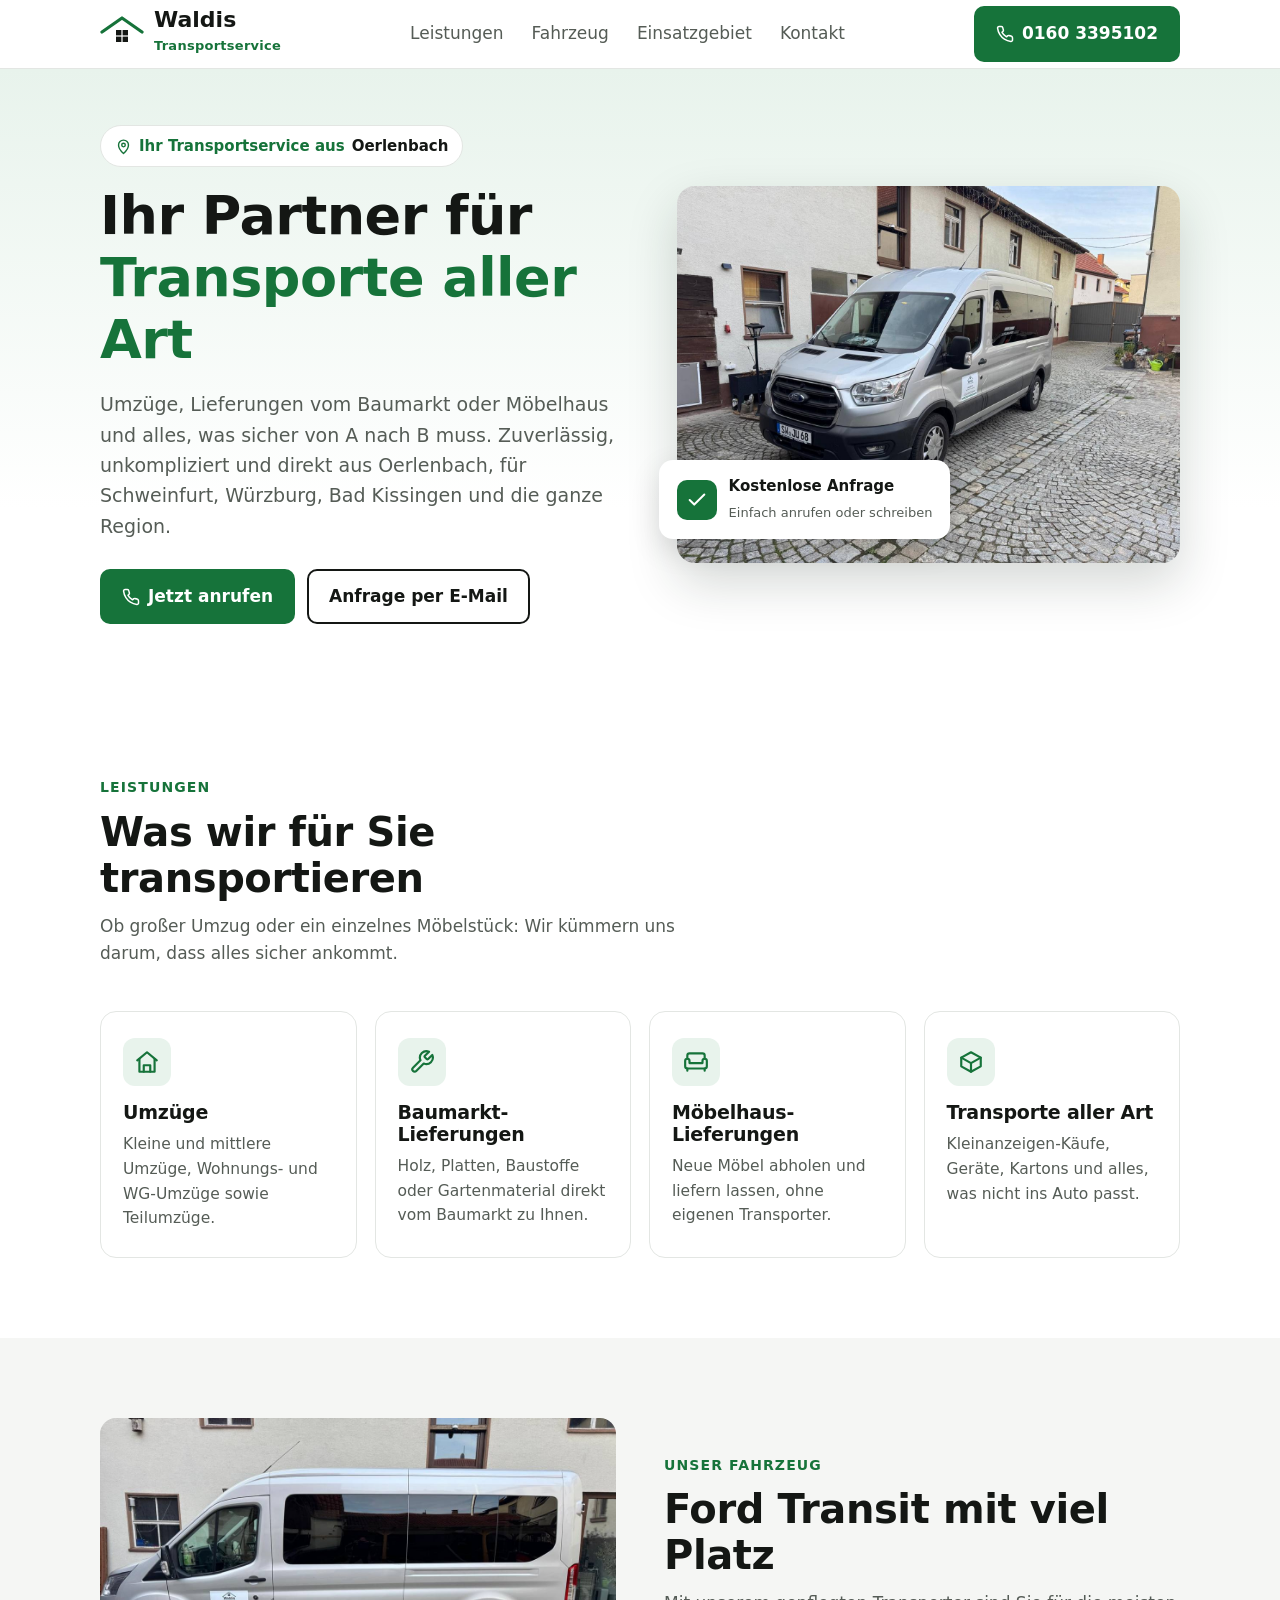
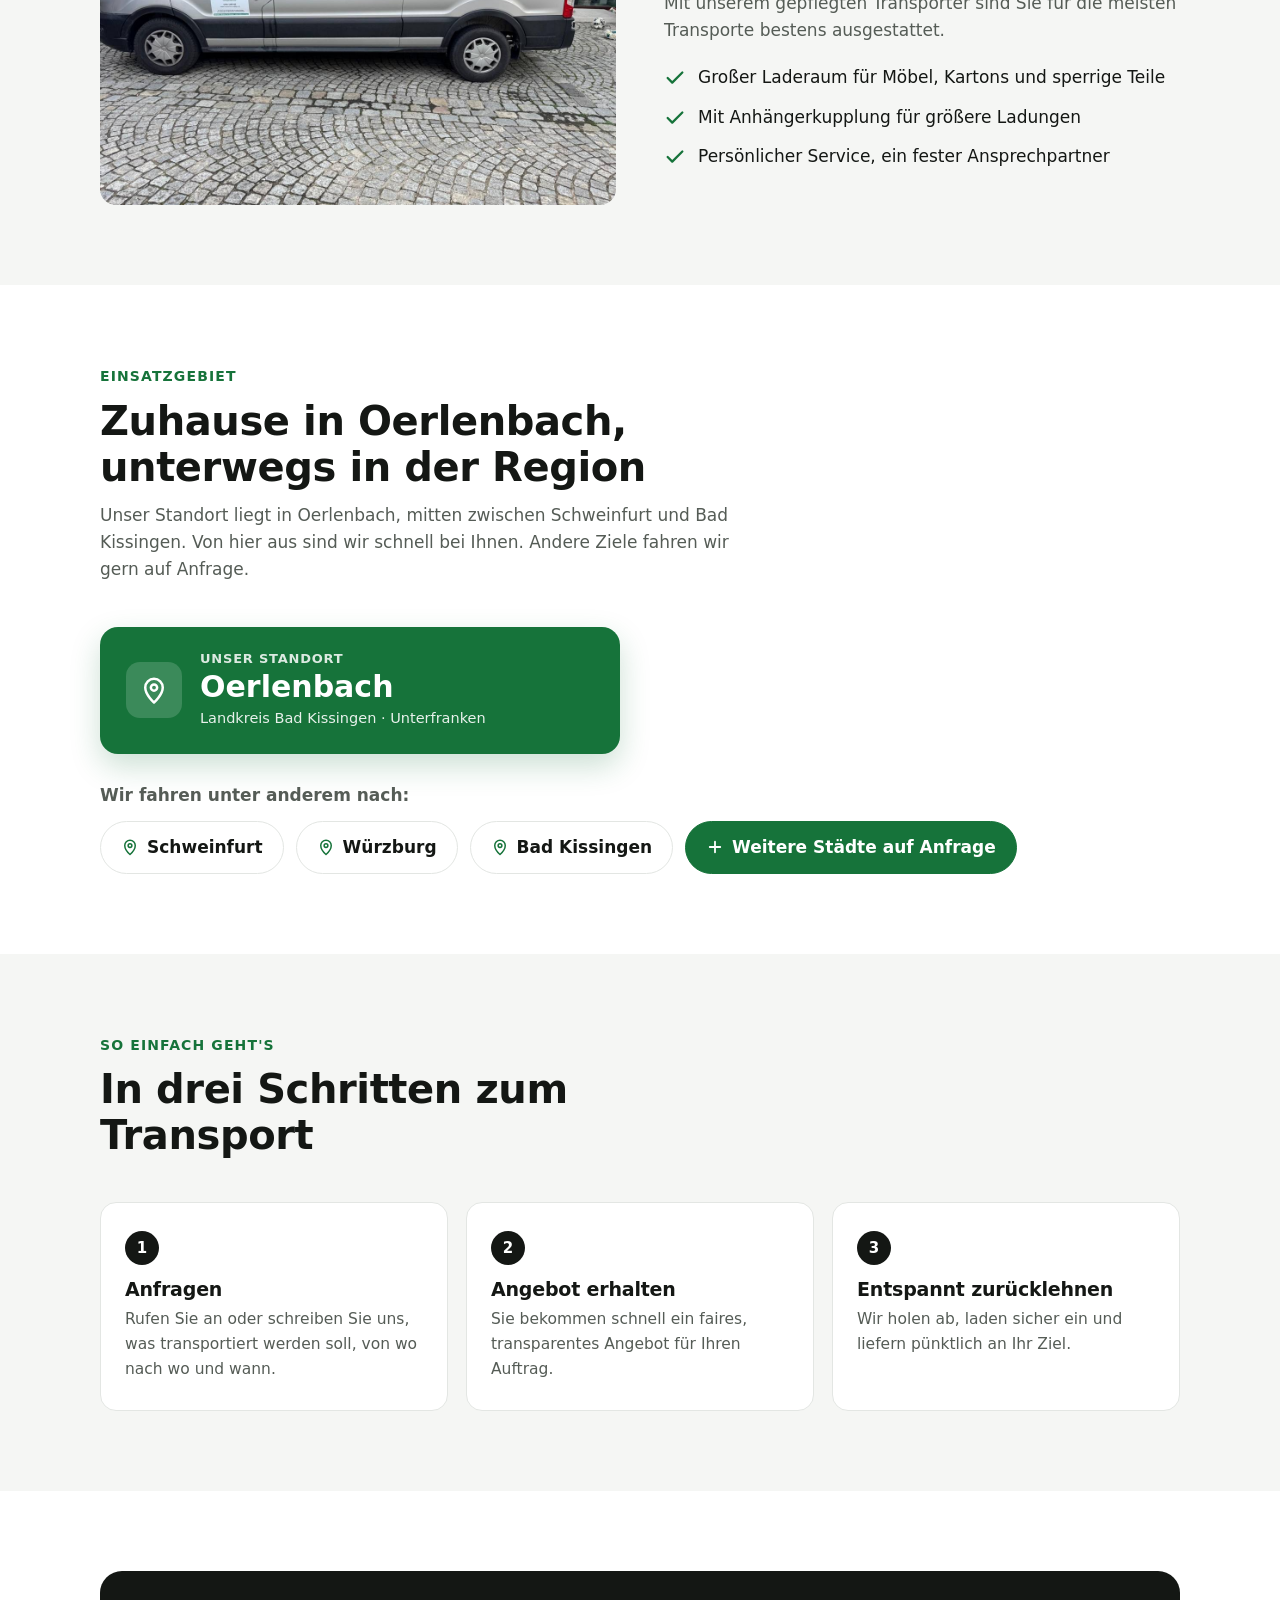
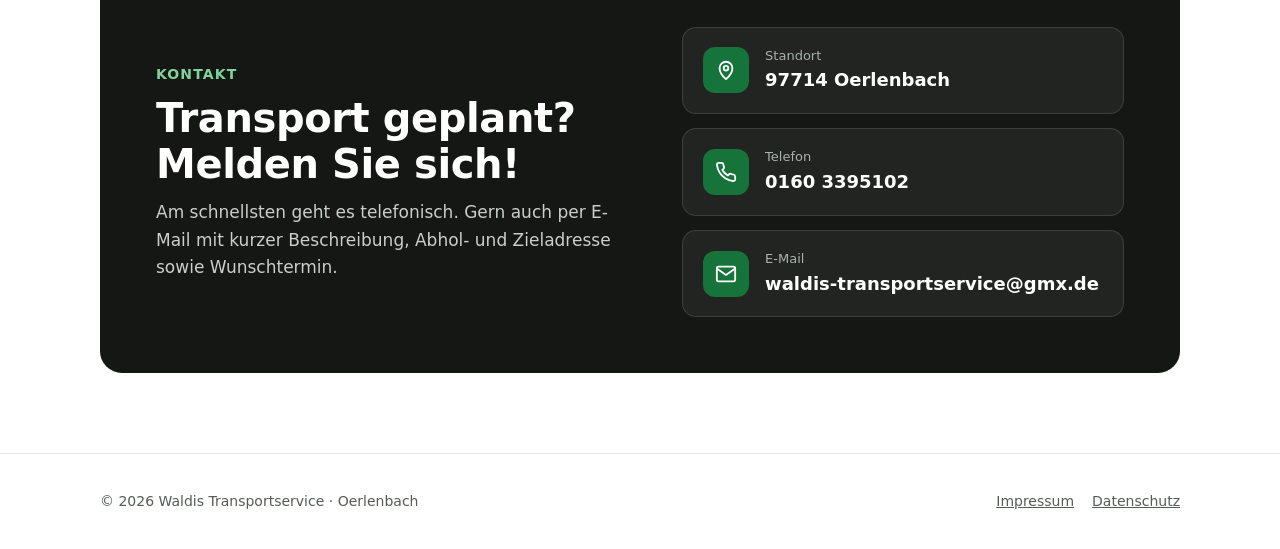
<file: index.html>
<!doctype html>
<html lang="de">
<head>
<meta charset="utf-8">
<meta name="viewport" content="width=device-width, initial-scale=1">
<title>Waldis Transportservice Oerlenbach – Umzüge & Transporte in Schweinfurt, Würzburg, Bad Kissingen</title>
<meta name="description" content="Waldis Transportservice: Ihr Partner für Transporte aller Art, Umzüge sowie Lieferungen von Baumärkten und Möbelhäusern. Aus Oerlenbach für Schweinfurt, Würzburg, Bad Kissingen und Umgebung.">
<link rel="stylesheet" href="css/style.css">
<link rel="icon" href="favicon.svg" type="image/svg+xml">
</head>
<body>

<header>
  <div class="wrap nav">
    <a class="brand" href="#top" aria-label="Waldis Transportservice Startseite">
      <svg viewBox="0 0 44 36" aria-hidden="true">
        <polyline points="2,16 22,2 42,16" fill="none" stroke="#16733a" stroke-width="3.2" stroke-linejoin="round" stroke-linecap="round"/>
        <rect x="16" y="14" width="5.4" height="5.4" fill="#141714"/><rect x="22.6" y="14" width="5.4" height="5.4" fill="#141714"/>
        <rect x="16" y="20.6" width="5.4" height="5.4" fill="#141714"/><rect x="22.6" y="20.6" width="5.4" height="5.4" fill="#141714"/>
      </svg>
      <span><b>Waldis</b><small>Transportservice</small></span>
    </a>
    <ul>
      <li><a href="#leistungen">Leistungen</a></li>
      <li><a href="#fahrzeug">Fahrzeug</a></li>
      <li><a href="#gebiet">Einsatzgebiet</a></li>
      <li><a href="#kontakt">Kontakt</a></li>
    </ul>
    <a class="btn btn-primary" href="tel:+491603395102">
      <svg viewBox="0 0 24 24" fill="none" stroke="currentColor" stroke-width="2" stroke-linecap="round" stroke-linejoin="round"><path d="M22 16.9v3a2 2 0 0 1-2.2 2 19.8 19.8 0 0 1-8.6-3.1 19.5 19.5 0 0 1-6-6A19.8 19.8 0 0 1 2.1 4.2 2 2 0 0 1 4.1 2h3a2 2 0 0 1 2 1.7c.1.9.4 1.8.7 2.7a2 2 0 0 1-.5 2.1L8 9.8a16 16 0 0 0 6 6l1.3-1.3a2 2 0 0 1 2.1-.4c.9.3 1.8.6 2.7.7a2 2 0 0 1 1.7 2z"/></svg>
      0160 3395102
    </a>
  </div>
</header>

<main id="top">
  <section class="hero">
    <div class="wrap hero-grid">
      <div>
        <span class="tag tag-home"><svg viewBox="0 0 24 24" fill="none" stroke="currentColor" stroke-width="2" stroke-linecap="round" stroke-linejoin="round"><path d="M12 22s7-6.2 7-12a7 7 0 0 0-14 0c0 5.8 7 12 7 12z"/><circle cx="12" cy="10" r="2.5"/></svg>Ihr Transportservice aus <strong>Oerlenbach</strong></span>
        <h1>Ihr Partner für <span>Transporte aller Art</span></h1>
        <p class="lead">Umzüge, Lieferungen vom Baumarkt oder Möbelhaus und alles, was sicher von A nach B muss. Zuverlässig, unkompliziert und direkt aus Oerlenbach, für Schweinfurt, Würzburg, Bad Kissingen und die ganze Region.</p>
        <div class="hero-actions">
          <a class="btn btn-primary" href="tel:+491603395102">
            <svg viewBox="0 0 24 24" fill="none" stroke="currentColor" stroke-width="2" stroke-linecap="round" stroke-linejoin="round"><path d="M22 16.9v3a2 2 0 0 1-2.2 2 19.8 19.8 0 0 1-8.6-3.1 19.5 19.5 0 0 1-6-6A19.8 19.8 0 0 1 2.1 4.2 2 2 0 0 1 4.1 2h3a2 2 0 0 1 2 1.7c.1.9.4 1.8.7 2.7a2 2 0 0 1-.5 2.1L8 9.8a16 16 0 0 0 6 6l1.3-1.3a2 2 0 0 1 2.1-.4c.9.3 1.8.6 2.7.7a2 2 0 0 1 1.7 2z"/></svg>
            Jetzt anrufen
          </a>
          <a class="btn btn-ghost" href="mailto:waldis-transportservice@gmx.de?subject=Transportanfrage">Anfrage per E-Mail</a>
        </div>
      </div>
      <div class="hero-img">
        <img src="img/transporter-hof.jpg" alt="Silberner Ford Transit von Waldis Transportservice im Hof">
        <div class="badge">
          <div class="dot"><svg viewBox="0 0 24 24" fill="none" stroke="currentColor" stroke-width="2.2" stroke-linecap="round" stroke-linejoin="round"><polyline points="20 6 9 17 4 12"/></svg></div>
          <div><b>Kostenlose Anfrage</b><span>Einfach anrufen oder schreiben</span></div>
        </div>
      </div>
    </div>
  </section>

  <section id="leistungen">
    <div class="wrap">
      <div class="head">
        <div class="eyebrow">Leistungen</div>
        <h2>Was wir für Sie transportieren</h2>
        <p>Ob großer Umzug oder ein einzelnes Möbelstück: Wir kümmern uns darum, dass alles sicher ankommt.</p>
      </div>
      <div class="cards">
        <div class="card">
          <div class="icon"><svg viewBox="0 0 24 24" fill="none" stroke="currentColor" stroke-width="2" stroke-linecap="round" stroke-linejoin="round"><path d="M3 10.5 12 3l9 7.5"/><path d="M5 9.5V21h14V9.5"/><path d="M9 21v-6h6v6"/></svg></div>
          <h3>Umzüge</h3>
          <p>Kleine und mittlere Umzüge, Wohnungs- und WG-Umzüge sowie Teilumzüge.</p>
        </div>
        <div class="card">
          <div class="icon"><svg viewBox="0 0 24 24" fill="none" stroke="currentColor" stroke-width="2" stroke-linecap="round" stroke-linejoin="round"><path d="M14.7 6.3a1 1 0 0 0 0 1.4l1.6 1.6a1 1 0 0 0 1.4 0l3.8-3.8a6 6 0 0 1-7.9 7.9l-6.9 6.9a2.1 2.1 0 0 1-3-3l6.9-6.9a6 6 0 0 1 7.9-7.9l-3.8 3.8z"/></svg></div>
          <h3>Baumarkt-Lieferungen</h3>
          <p>Holz, Platten, Baustoffe oder Gartenmaterial direkt vom Baumarkt zu Ihnen.</p>
        </div>
        <div class="card">
          <div class="icon"><svg viewBox="0 0 24 24" fill="none" stroke="currentColor" stroke-width="2" stroke-linecap="round" stroke-linejoin="round"><path d="M20 9V6a2 2 0 0 0-2-2H6a2 2 0 0 0-2 2v3"/><path d="M2 11v5a2 2 0 0 0 2 2h16a2 2 0 0 0 2-2v-5a2 2 0 0 0-4 0v2H6v-2a2 2 0 0 0-4 0z"/><path d="M4 18v2M20 18v2"/></svg></div>
          <h3>Möbelhaus-Lieferungen</h3>
          <p>Neue Möbel abholen und liefern lassen, ohne eigenen Transporter.</p>
        </div>
        <div class="card">
          <div class="icon"><svg viewBox="0 0 24 24" fill="none" stroke="currentColor" stroke-width="2" stroke-linecap="round" stroke-linejoin="round"><path d="M21 8 12 3 3 8v8l9 5 9-5z"/><path d="m3 8 9 5 9-5M12 13v8"/></svg></div>
          <h3>Transporte aller Art</h3>
          <p>Kleinanzeigen-Käufe, Geräte, Kartons und alles, was nicht ins Auto passt.</p>
        </div>
      </div>
    </div>
  </section>

  <section id="fahrzeug" class="alt">
    <div class="wrap split">
      <img src="img/transporter-seite.jpg" alt="Seitenansicht des Ford Transit von Waldis Transportservice" loading="lazy">
      <div>
        <div class="eyebrow">Unser Fahrzeug</div>
        <h2 style="font-size:clamp(28px,3.6vw,40px);font-weight:800;margin-bottom:12px">Ford Transit mit viel Platz</h2>
        <p style="color:var(--muted)">Mit unserem gepflegten Transporter sind Sie für die meisten Transporte bestens ausgestattet.</p>
        <ul class="checks">
          <li><svg viewBox="0 0 24 24" fill="none" stroke="currentColor" stroke-width="2.5" stroke-linecap="round" stroke-linejoin="round"><polyline points="20 6 9 17 4 12"/></svg><span>Großer Laderaum für Möbel, Kartons und sperrige Teile</span></li>
          <li><svg viewBox="0 0 24 24" fill="none" stroke="currentColor" stroke-width="2.5" stroke-linecap="round" stroke-linejoin="round"><polyline points="20 6 9 17 4 12"/></svg><span>Mit Anhängerkupplung für größere Ladungen</span></li>
          <li><svg viewBox="0 0 24 24" fill="none" stroke="currentColor" stroke-width="2.5" stroke-linecap="round" stroke-linejoin="round"><polyline points="20 6 9 17 4 12"/></svg><span>Persönlicher Service, ein fester Ansprechpartner</span></li>
        </ul>
      </div>
    </div>
  </section>

  <section id="gebiet">
    <div class="wrap">
      <div class="head">
        <div class="eyebrow">Einsatzgebiet</div>
        <h2>Zuhause in Oerlenbach, unterwegs in der Region</h2>
        <p>Unser Standort liegt in Oerlenbach, mitten zwischen Schweinfurt und Bad Kissingen. Von hier aus sind wir schnell bei Ihnen. Andere Ziele fahren wir gern auf Anfrage.</p>
      </div>
      <div class="home">
        <div class="home-pin"><svg viewBox="0 0 24 24" fill="none" stroke="currentColor" stroke-width="2" stroke-linecap="round" stroke-linejoin="round"><path d="M12 22s7-6.2 7-12a7 7 0 0 0-14 0c0 5.8 7 12 7 12z"/><circle cx="12" cy="10" r="2.5"/></svg></div>
        <div>
          <small>Unser Standort</small>
          <b>Oerlenbach</b>
          <span>Landkreis Bad Kissingen · Unterfranken</span>
        </div>
      </div>
      <div class="cities-label">Wir fahren unter anderem nach:</div>
      <div class="cities">
        <span class="city"><svg viewBox="0 0 24 24" fill="none" stroke="currentColor" stroke-width="2" stroke-linecap="round" stroke-linejoin="round"><path d="M12 22s7-6.2 7-12a7 7 0 0 0-14 0c0 5.8 7 12 7 12z"/><circle cx="12" cy="10" r="2.5"/></svg>Schweinfurt</span>
        <span class="city"><svg viewBox="0 0 24 24" fill="none" stroke="currentColor" stroke-width="2" stroke-linecap="round" stroke-linejoin="round"><path d="M12 22s7-6.2 7-12a7 7 0 0 0-14 0c0 5.8 7 12 7 12z"/><circle cx="12" cy="10" r="2.5"/></svg>Würzburg</span>
        <span class="city"><svg viewBox="0 0 24 24" fill="none" stroke="currentColor" stroke-width="2" stroke-linecap="round" stroke-linejoin="round"><path d="M12 22s7-6.2 7-12a7 7 0 0 0-14 0c0 5.8 7 12 7 12z"/><circle cx="12" cy="10" r="2.5"/></svg>Bad Kissingen</span>
        <span class="city more"><svg viewBox="0 0 24 24" fill="none" stroke="currentColor" stroke-width="2.4" stroke-linecap="round"><path d="M12 5v14M5 12h14"/></svg>Weitere Städte auf Anfrage</span>
      </div>
    </div>
  </section>

  <section class="alt">
    <div class="wrap">
      <div class="head">
        <div class="eyebrow">So einfach geht's</div>
        <h2>In drei Schritten zum Transport</h2>
      </div>
      <div class="steps">
        <div class="step"><h3>Anfragen</h3><p>Rufen Sie an oder schreiben Sie uns, was transportiert werden soll, von wo nach wo und wann.</p></div>
        <div class="step"><h3>Angebot erhalten</h3><p>Sie bekommen schnell ein faires, transparentes Angebot für Ihren Auftrag.</p></div>
        <div class="step"><h3>Entspannt zurücklehnen</h3><p>Wir holen ab, laden sicher ein und liefern pünktlich an Ihr Ziel.</p></div>
      </div>
    </div>
  </section>

  <section id="kontakt">
    <div class="wrap">
      <div class="contact">
        <div>
          <div class="eyebrow" style="color:#7fd39d">Kontakt</div>
          <h2>Transport geplant? Melden Sie sich!</h2>
          <p>Am schnellsten geht es telefonisch. Gern auch per E-Mail mit kurzer Beschreibung, Abhol- und Zieladresse sowie Wunschtermin.</p>
        </div>
        <div class="contact-list">
          <div class="contact-item">
            <span class="dot"><svg viewBox="0 0 24 24" fill="none" stroke="currentColor" stroke-width="2" stroke-linecap="round" stroke-linejoin="round"><path d="M12 22s7-6.2 7-12a7 7 0 0 0-14 0c0 5.8 7 12 7 12z"/><circle cx="12" cy="10" r="2.5"/></svg></span>
            <span><small>Standort</small><b>97714 Oerlenbach</b></span>
          </div>
          <a class="contact-item" href="tel:+491603395102">
            <span class="dot"><svg viewBox="0 0 24 24" fill="none" stroke="currentColor" stroke-width="2" stroke-linecap="round" stroke-linejoin="round"><path d="M22 16.9v3a2 2 0 0 1-2.2 2 19.8 19.8 0 0 1-8.6-3.1 19.5 19.5 0 0 1-6-6A19.8 19.8 0 0 1 2.1 4.2 2 2 0 0 1 4.1 2h3a2 2 0 0 1 2 1.7c.1.9.4 1.8.7 2.7a2 2 0 0 1-.5 2.1L8 9.8a16 16 0 0 0 6 6l1.3-1.3a2 2 0 0 1 2.1-.4c.9.3 1.8.6 2.7.7a2 2 0 0 1 1.7 2z"/></svg></span>
            <span><small>Telefon</small><b>0160 3395102</b></span>
          </a>
          <a class="contact-item" href="mailto:waldis-transportservice@gmx.de?subject=Transportanfrage">
            <span class="dot"><svg viewBox="0 0 24 24" fill="none" stroke="currentColor" stroke-width="2" stroke-linecap="round" stroke-linejoin="round"><rect x="2" y="4" width="20" height="16" rx="2"/><path d="m22 6-10 7L2 6"/></svg></span>
            <span><small>E-Mail</small><b>waldis-transportservice@gmx.de</b></span>
          </a>
        </div>
      </div>
    </div>
  </section>
</main>

<footer>
  <div class="wrap foot">
    <span>© 2026 Waldis Transportservice · Oerlenbach</span>
    <span><a href="impressum.html">Impressum</a><a href="datenschutz.html">Datenschutz</a></span>
  </div>
</footer>

<div class="callbar">
  <a class="btn btn-primary" href="tel:+491603395102">Anrufen</a>
  <a class="btn btn-ghost" href="mailto:waldis-transportservice@gmx.de?subject=Transportanfrage">E-Mail</a>
</div>

</body>
</html>
</file>
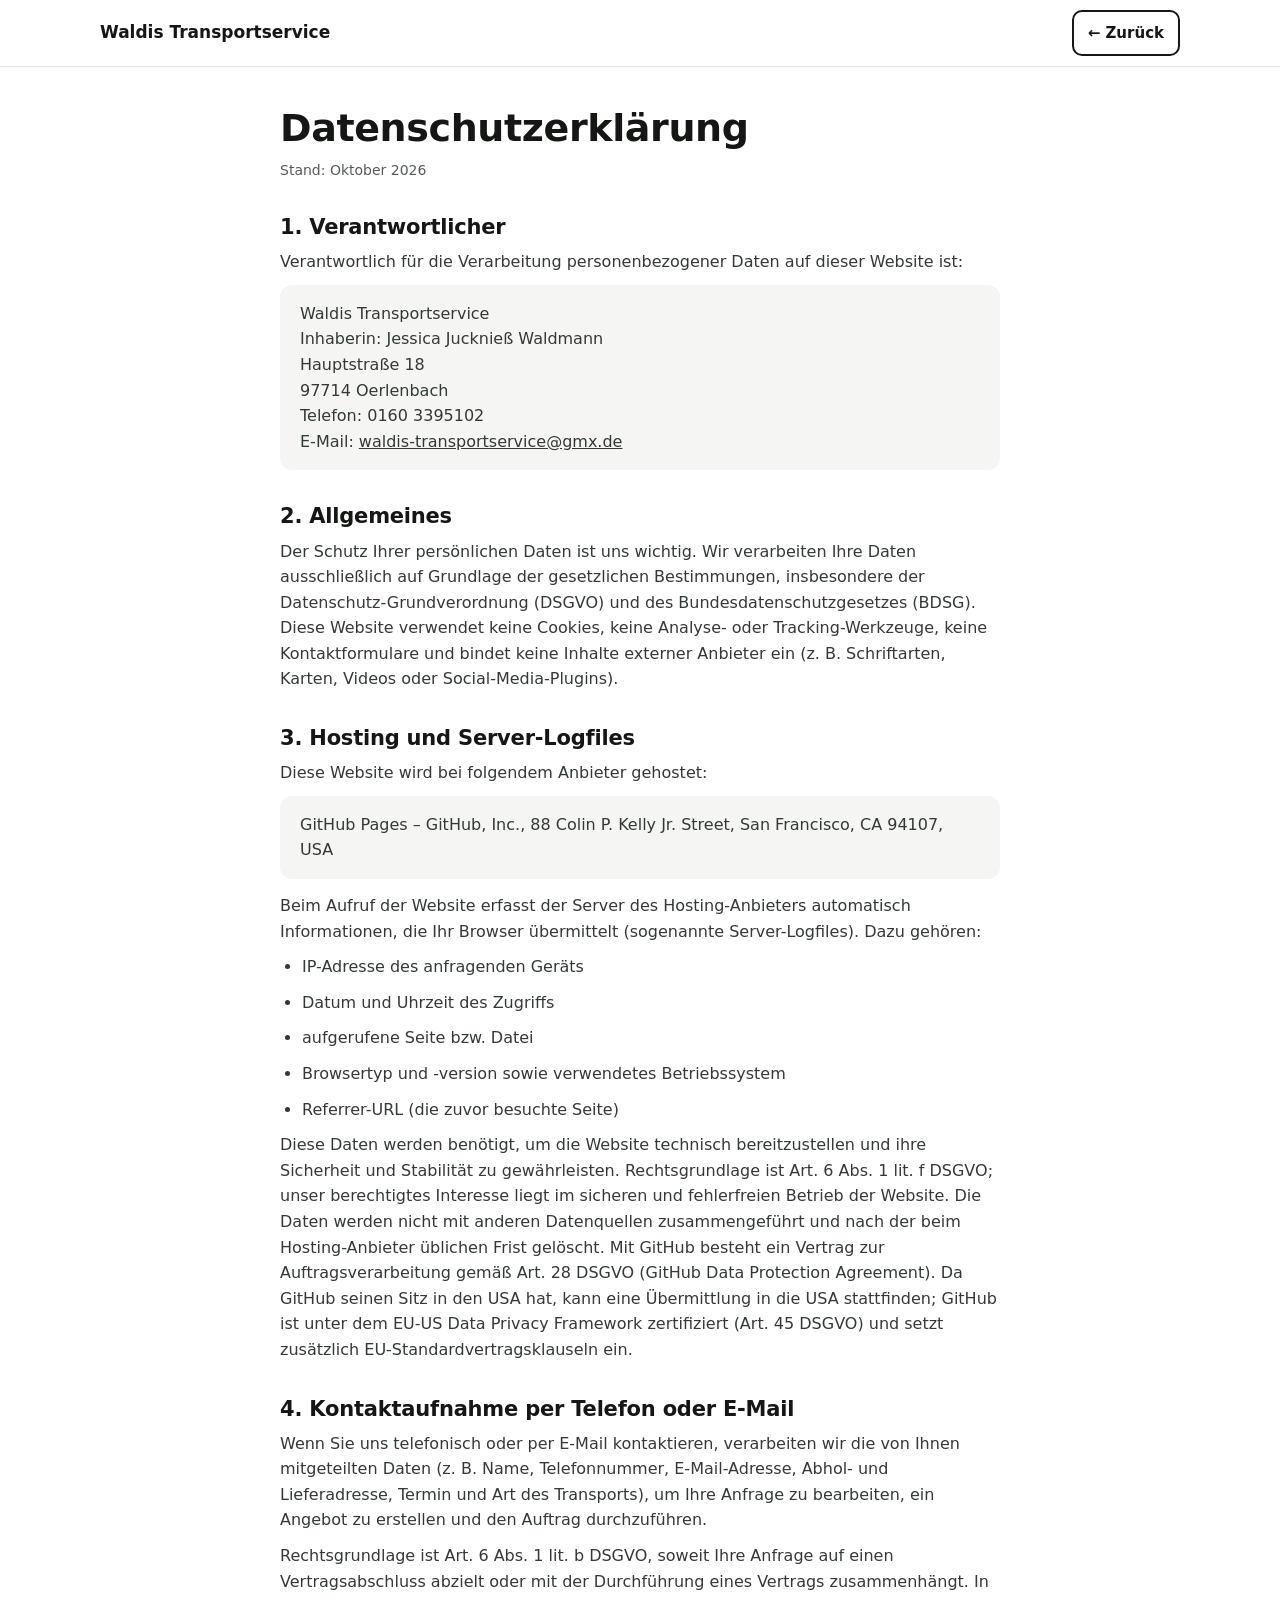
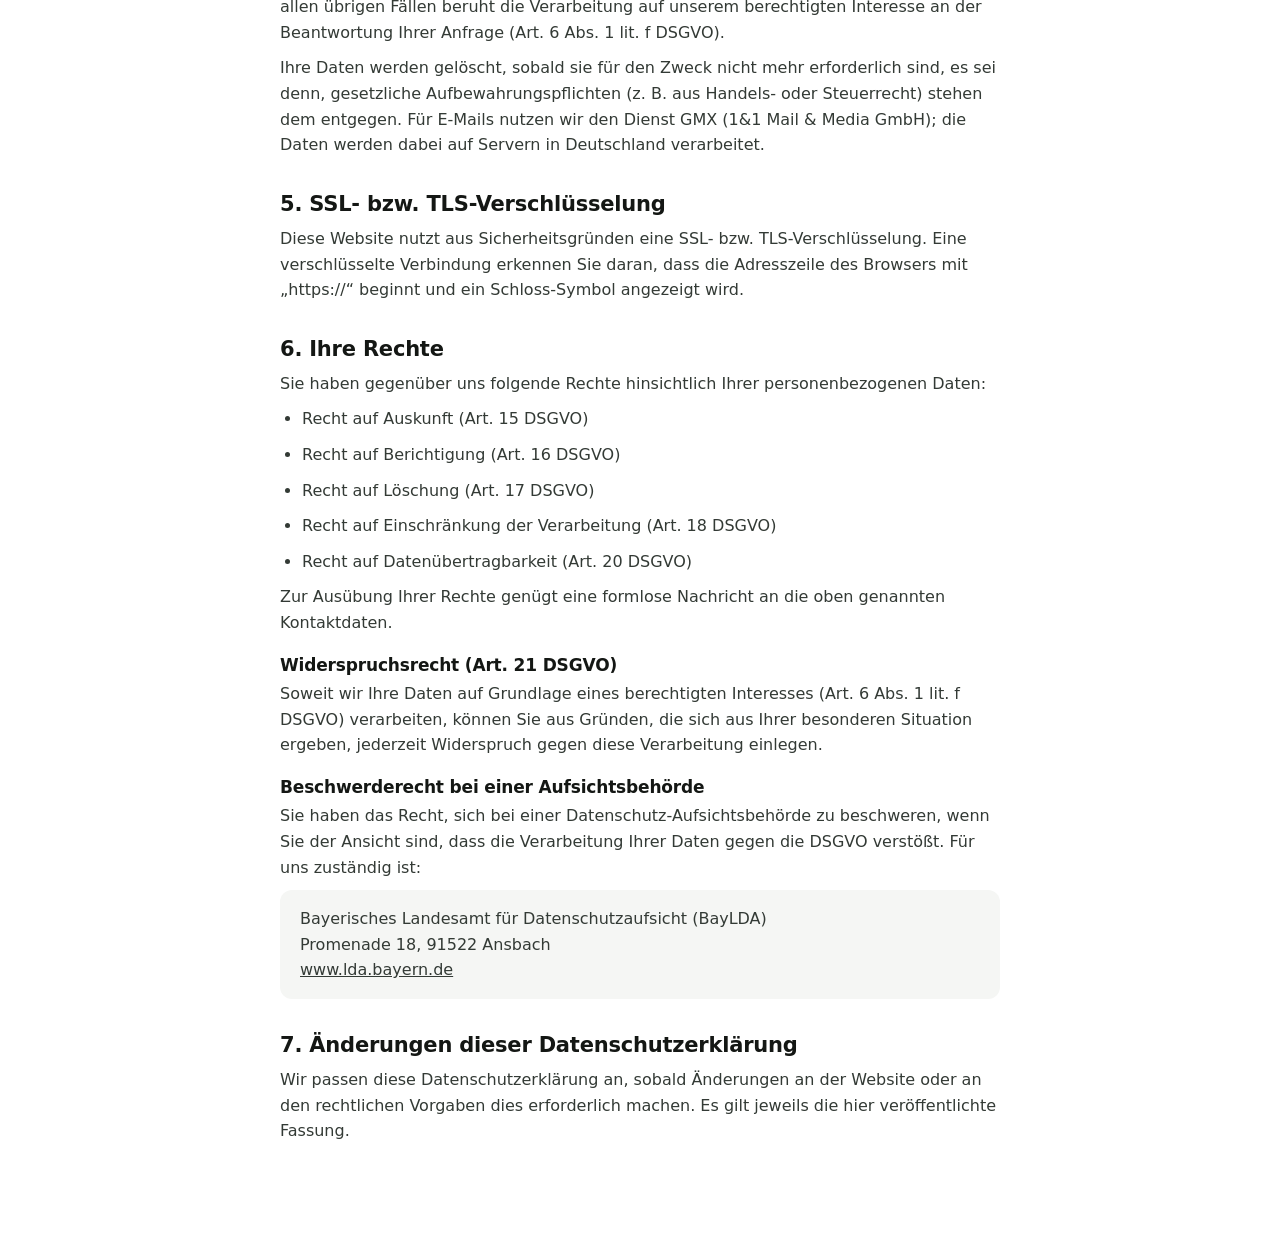
<file: datenschutz.html>
<!doctype html>
<html lang="de">
<head>
<meta charset="utf-8">
<meta name="viewport" content="width=device-width, initial-scale=1">
<title>Datenschutz – Waldis Transportservice</title>
<meta name="description" content="Datenschutzerklärung von Waldis Transportservice, Oerlenbach.">
<link rel="stylesheet" href="css/style.css">
<link rel="icon" href="favicon.svg" type="image/svg+xml">
</head>
<body>
<main id="top">
<section id="datenschutz" class="legal" aria-label="Datenschutzerklärung">
  <div class="legal-bar">
    <div class="wrap">
      <b>Waldis Transportservice</b>
      <a class="btn btn-ghost" href="index.html">← Zurück</a>
    </div>
  </div>
  <div class="wrap legal-body">
    <h1>Datenschutzerklärung</h1>
    <p class="stand">Stand: Oktober 2026</p>

    <h2>1. Verantwortlicher</h2>
    <p>Verantwortlich für die Verarbeitung personenbezogener Daten auf dieser Website ist:</p>
    <div class="box">
      <p>Waldis Transportservice<br>
      Inhaberin: Jessica Jucknieß Waldmann<br>
      Hauptstraße 18<br>
      97714 Oerlenbach<br>
      Telefon: 0160 3395102<br>
      E-Mail: <a href="mailto:waldis-transportservice@gmx.de">waldis-transportservice@gmx.de</a></p>
    </div>

    <h2>2. Allgemeines</h2>
    <p>Der Schutz Ihrer persönlichen Daten ist uns wichtig. Wir verarbeiten Ihre Daten ausschließlich auf Grundlage der gesetzlichen Bestimmungen, insbesondere der Datenschutz-Grundverordnung (DSGVO) und des Bundesdatenschutzgesetzes (BDSG). Diese Website verwendet keine Cookies, keine Analyse- oder Tracking-Werkzeuge, keine Kontaktformulare und bindet keine Inhalte externer Anbieter ein (z.&nbsp;B. Schriftarten, Karten, Videos oder Social-Media-Plugins).</p>

    <h2>3. Hosting und Server-Logfiles</h2>
    <p>Diese Website wird bei folgendem Anbieter gehostet:</p>
    <div class="box"><p>GitHub Pages – GitHub, Inc., 88 Colin P. Kelly Jr. Street, San Francisco, CA 94107, USA</p></div>
    <p>Beim Aufruf der Website erfasst der Server des Hosting-Anbieters automatisch Informationen, die Ihr Browser übermittelt (sogenannte Server-Logfiles). Dazu gehören:</p>
    <ul>
      <li>IP-Adresse des anfragenden Geräts</li>
      <li>Datum und Uhrzeit des Zugriffs</li>
      <li>aufgerufene Seite bzw. Datei</li>
      <li>Browsertyp und -version sowie verwendetes Betriebssystem</li>
      <li>Referrer-URL (die zuvor besuchte Seite)</li>
    </ul>
    <p>Diese Daten werden benötigt, um die Website technisch bereitzustellen und ihre Sicherheit und Stabilität zu gewährleisten. Rechtsgrundlage ist Art.&nbsp;6 Abs.&nbsp;1 lit.&nbsp;f DSGVO; unser berechtigtes Interesse liegt im sicheren und fehlerfreien Betrieb der Website. Die Daten werden nicht mit anderen Datenquellen zusammengeführt und nach der beim Hosting-Anbieter üblichen Frist gelöscht. Mit GitHub besteht ein Vertrag zur Auftragsverarbeitung gemäß Art.&nbsp;28 DSGVO (GitHub Data Protection Agreement). Da GitHub seinen Sitz in den USA hat, kann eine Übermittlung in die USA stattfinden; GitHub ist unter dem EU-US Data Privacy Framework zertifiziert (Art.&nbsp;45 DSGVO) und setzt zusätzlich EU-Standardvertragsklauseln ein.</p>

    <h2>4. Kontaktaufnahme per Telefon oder E-Mail</h2>
    <p>Wenn Sie uns telefonisch oder per E-Mail kontaktieren, verarbeiten wir die von Ihnen mitgeteilten Daten (z.&nbsp;B. Name, Telefonnummer, E-Mail-Adresse, Abhol- und Lieferadresse, Termin und Art des Transports), um Ihre Anfrage zu bearbeiten, ein Angebot zu erstellen und den Auftrag durchzuführen.</p>
    <p>Rechtsgrundlage ist Art.&nbsp;6 Abs.&nbsp;1 lit.&nbsp;b DSGVO, soweit Ihre Anfrage auf einen Vertragsabschluss abzielt oder mit der Durchführung eines Vertrags zusammenhängt. In allen übrigen Fällen beruht die Verarbeitung auf unserem berechtigten Interesse an der Beantwortung Ihrer Anfrage (Art.&nbsp;6 Abs.&nbsp;1 lit.&nbsp;f DSGVO).</p>
    <p>Ihre Daten werden gelöscht, sobald sie für den Zweck nicht mehr erforderlich sind, es sei denn, gesetzliche Aufbewahrungspflichten (z.&nbsp;B. aus Handels- oder Steuerrecht) stehen dem entgegen. Für E-Mails nutzen wir den Dienst GMX (1&amp;1 Mail &amp; Media GmbH); die Daten werden dabei auf Servern in Deutschland verarbeitet.</p>

    <h2>5. SSL- bzw. TLS-Verschlüsselung</h2>
    <p>Diese Website nutzt aus Sicherheitsgründen eine SSL- bzw. TLS-Verschlüsselung. Eine verschlüsselte Verbindung erkennen Sie daran, dass die Adresszeile des Browsers mit „https://“ beginnt und ein Schloss-Symbol angezeigt wird.</p>

    <h2>6. Ihre Rechte</h2>
    <p>Sie haben gegenüber uns folgende Rechte hinsichtlich Ihrer personenbezogenen Daten:</p>
    <ul>
      <li>Recht auf Auskunft (Art.&nbsp;15 DSGVO)</li>
      <li>Recht auf Berichtigung (Art.&nbsp;16 DSGVO)</li>
      <li>Recht auf Löschung (Art.&nbsp;17 DSGVO)</li>
      <li>Recht auf Einschränkung der Verarbeitung (Art.&nbsp;18 DSGVO)</li>
      <li>Recht auf Datenübertragbarkeit (Art.&nbsp;20 DSGVO)</li>
    </ul>
    <p>Zur Ausübung Ihrer Rechte genügt eine formlose Nachricht an die oben genannten Kontaktdaten.</p>

    <h3>Widerspruchsrecht (Art.&nbsp;21 DSGVO)</h3>
    <p>Soweit wir Ihre Daten auf Grundlage eines berechtigten Interesses (Art.&nbsp;6 Abs.&nbsp;1 lit.&nbsp;f DSGVO) verarbeiten, können Sie aus Gründen, die sich aus Ihrer besonderen Situation ergeben, jederzeit Widerspruch gegen diese Verarbeitung einlegen.</p>

    <h3>Beschwerderecht bei einer Aufsichtsbehörde</h3>
    <p>Sie haben das Recht, sich bei einer Datenschutz-Aufsichtsbehörde zu beschweren, wenn Sie der Ansicht sind, dass die Verarbeitung Ihrer Daten gegen die DSGVO verstößt. Für uns zuständig ist:</p>
    <div class="box">
      <p>Bayerisches Landesamt für Datenschutzaufsicht (BayLDA)<br>
      Promenade 18, 91522 Ansbach<br>
      <a href="https://www.lda.bayern.de" rel="noopener">www.lda.bayern.de</a></p>
    </div>

    <h2>7. Änderungen dieser Datenschutzerklärung</h2>
    <p>Wir passen diese Datenschutzerklärung an, sobald Änderungen an der Website oder an den rechtlichen Vorgaben dies erforderlich machen. Es gilt jeweils die hier veröffentlichte Fassung.</p>
  </div>
</section>

</main>
</body>
</html>
</file>
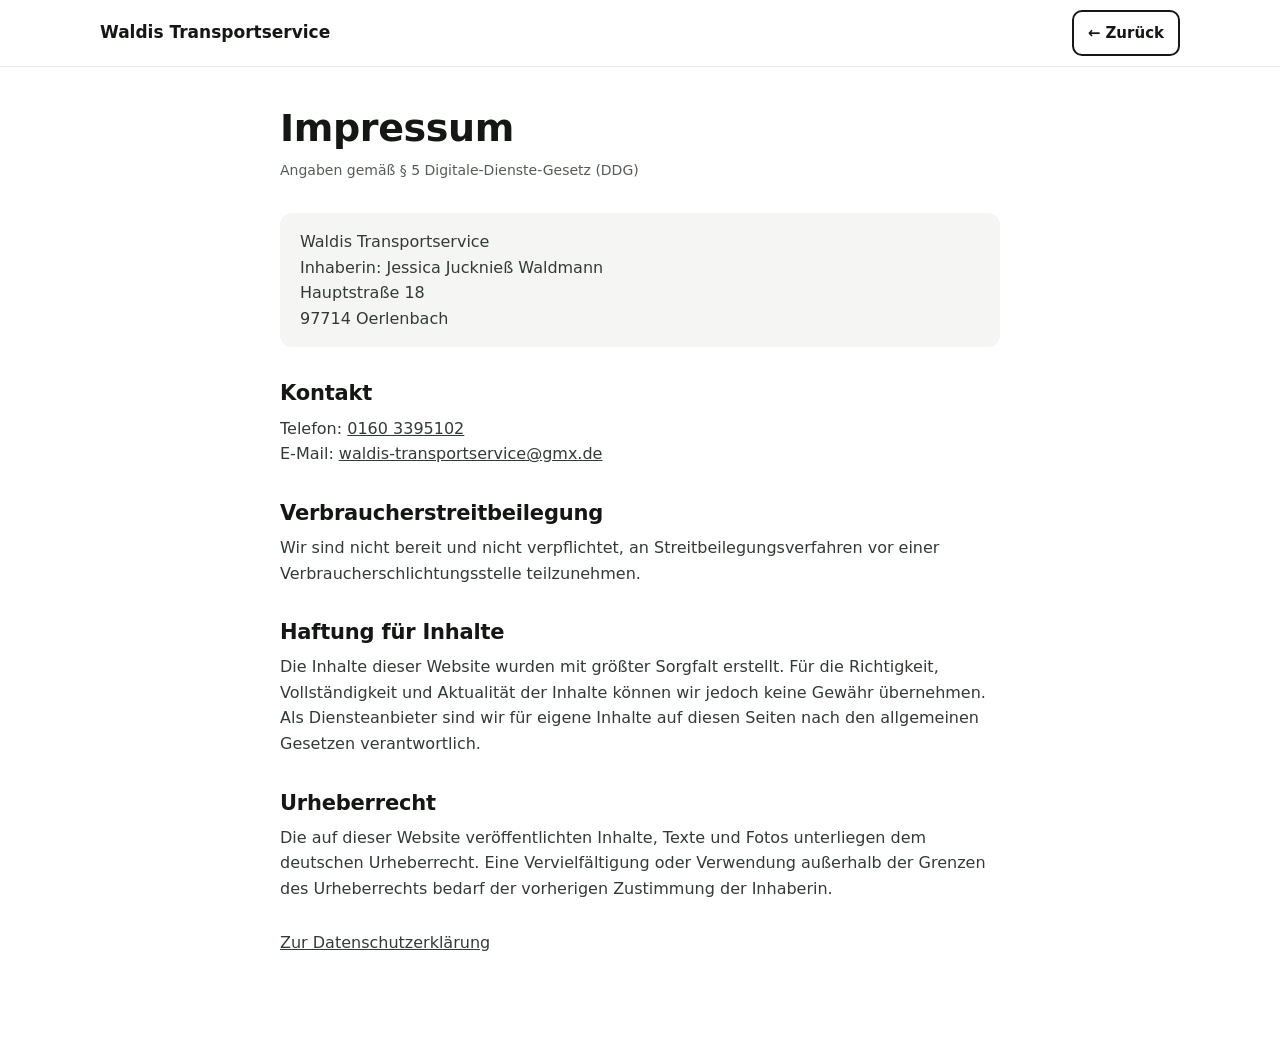
<file: impressum.html>
<!doctype html>
<html lang="de">
<head>
<meta charset="utf-8">
<meta name="viewport" content="width=device-width, initial-scale=1">
<title>Impressum – Waldis Transportservice</title>
<meta name="description" content="Impressum von Waldis Transportservice, Oerlenbach.">
<link rel="stylesheet" href="css/style.css">
<link rel="icon" href="favicon.svg" type="image/svg+xml">
</head>
<body>
<main id="top">
<section id="impressum" class="legal" aria-label="Impressum">
  <div class="legal-bar">
    <div class="wrap">
      <b>Waldis Transportservice</b>
      <a class="btn btn-ghost" href="index.html">← Zurück</a>
    </div>
  </div>
  <div class="wrap legal-body">
    <h1>Impressum</h1>
    <p class="stand">Angaben gemäß § 5 Digitale-Dienste-Gesetz (DDG)</p>

    <div class="box">
      <p>Waldis Transportservice<br>
      Inhaberin: Jessica Jucknieß Waldmann<br>
      Hauptstraße 18<br>
      97714 Oerlenbach</p>
    </div>

    <h2>Kontakt</h2>
    <p>Telefon: <a href="tel:+491603395102">0160 3395102</a><br>
    E-Mail: <a href="mailto:waldis-transportservice@gmx.de">waldis-transportservice@gmx.de</a></p>

    <h2>Verbraucherstreitbeilegung</h2>
    <p>Wir sind nicht bereit und nicht verpflichtet, an Streitbeilegungsverfahren vor einer Verbraucherschlichtungsstelle teilzunehmen.</p>

    <h2>Haftung für Inhalte</h2>
    <p>Die Inhalte dieser Website wurden mit größter Sorgfalt erstellt. Für die Richtigkeit, Vollständigkeit und Aktualität der Inhalte können wir jedoch keine Gewähr übernehmen. Als Diensteanbieter sind wir für eigene Inhalte auf diesen Seiten nach den allgemeinen Gesetzen verantwortlich.</p>

    <h2>Urheberrecht</h2>
    <p>Die auf dieser Website veröffentlichten Inhalte, Texte und Fotos unterliegen dem deutschen Urheberrecht. Eine Vervielfältigung oder Verwendung außerhalb der Grenzen des Urheberrechts bedarf der vorherigen Zustimmung der Inhaberin.</p>

    <p style="margin-top:28px"><a href="datenschutz.html">Zur Datenschutzerklärung</a></p>
  </div>
</section>

</main>
</body>
</html>
</file>
<file: css/style.css>
:root{
  --green:#16733a; --green-dark:#0f5229; --green-soft:#e8f3ec;
  --ink:#141714; --muted:#555c56; --line:#e3e6e3; --bg:#ffffff; --bg-alt:#f5f6f4;
}
*{box-sizing:border-box;margin:0;padding:0}
html{scroll-behavior:smooth}
body{font-family:system-ui,-apple-system,"Segoe UI",Roboto,"Helvetica Neue",Arial,sans-serif;color:var(--ink);background:var(--bg);line-height:1.6;font-size:17px}
h1,h2,h3{font-family:inherit;line-height:1.15;letter-spacing:-.01em}
a{color:inherit}
.wrap{max-width:1120px;margin:0 auto;padding:0 20px}

/* Header */
header{position:sticky;top:0;z-index:50;background:rgba(255,255,255,.95);backdrop-filter:blur(8px);border-bottom:1px solid var(--line)}
.nav{display:flex;align-items:center;justify-content:space-between;height:68px;gap:16px}
.brand{display:flex;align-items:center;gap:10px;text-decoration:none}
.brand svg{width:44px;height:36px;flex:none}
.brand b{font-weight:800;font-size:22px;display:block;line-height:1}
.brand small{color:var(--green);font-weight:600;font-size:13px;letter-spacing:.02em}
.nav ul{display:flex;gap:28px;list-style:none}
.nav ul a{text-decoration:none;font-weight:500;color:var(--muted)}
.nav ul a:hover{color:var(--green)}
.btn{display:inline-flex;align-items:center;gap:8px;padding:12px 20px;border-radius:10px;font-weight:600;text-decoration:none;transition:.15s;border:2px solid transparent;white-space:nowrap}
.btn-primary{background:var(--green);color:#fff}
.btn-primary:hover{background:var(--green-dark)}
.btn-ghost{border-color:var(--ink);color:var(--ink)}
.btn-ghost:hover{background:var(--ink);color:#fff}
.btn svg{width:18px;height:18px}

/* Hero */
.hero{padding:56px 0 72px;background:linear-gradient(180deg,var(--green-soft),#fff 70%)}
.hero-grid{display:grid;grid-template-columns:1.05fr 1fr;gap:48px;align-items:center}
.tag{display:inline-block;background:#fff;border:1px solid var(--line);color:var(--green);font-weight:600;font-size:14px;padding:6px 12px;border-radius:999px;margin-bottom:18px}
.hero h1{font-size:clamp(34px,5vw,54px);font-weight:800;margin-bottom:18px}
.hero h1 span{color:var(--green)}
.hero p.lead{font-size:19px;color:var(--muted);margin-bottom:28px;max-width:520px}
.hero-actions{display:flex;gap:12px;flex-wrap:wrap}
.hero-img{position:relative}
.hero-img img{width:100%;border-radius:18px;box-shadow:0 20px 50px rgba(20,40,25,.18);display:block;aspect-ratio:4/3;object-fit:cover}
.badge{position:absolute;left:-18px;bottom:24px;background:#fff;border-radius:14px;padding:14px 18px;box-shadow:0 10px 30px rgba(0,0,0,.12);display:flex;gap:12px;align-items:center}
.badge .dot{width:40px;height:40px;border-radius:10px;background:var(--green);display:grid;place-items:center;color:#fff}
.badge .dot svg{width:22px;height:22px}
.badge b{display:block;font-size:15px}
.badge span{font-size:13px;color:var(--muted)}

/* Sections */
section{padding:80px 0}
.alt{background:var(--bg-alt)}
.head{max-width:640px;margin-bottom:44px}
.eyebrow{color:var(--green);font-weight:700;font-size:14px;text-transform:uppercase;letter-spacing:.08em;margin-bottom:10px}
.head h2{font-size:clamp(28px,3.6vw,40px);font-weight:800;margin-bottom:12px}
.head p{color:var(--muted)}

.cards{display:grid;grid-template-columns:repeat(4,1fr);gap:18px}
.card{background:#fff;border:1px solid var(--line);border-radius:16px;padding:26px 22px;transition:.2s}
.card:hover{border-color:var(--green);transform:translateY(-3px);box-shadow:0 12px 30px rgba(22,115,58,.1)}
.icon{width:48px;height:48px;border-radius:12px;background:var(--green-soft);color:var(--green);display:grid;place-items:center;margin-bottom:16px}
.icon svg{width:26px;height:26px}
.card h3{font-size:19px;margin-bottom:8px}
.card p{color:var(--muted);font-size:15.5px}

.tag-home{display:inline-flex;align-items:center;gap:7px;font-size:15px;padding:8px 14px}
.tag-home svg{width:17px;height:17px}
.tag-home strong{color:var(--ink)}
.home{display:flex;align-items:center;gap:18px;background:var(--green);color:#fff;border-radius:18px;padding:22px 26px;margin-bottom:28px;max-width:520px;box-shadow:0 12px 30px rgba(22,115,58,.22)}
.home-pin{width:56px;height:56px;border-radius:14px;background:rgba(255,255,255,.16);display:grid;place-items:center;flex:none}
.home-pin svg{width:30px;height:30px}
.home small{display:block;font-size:13px;font-weight:600;letter-spacing:.06em;text-transform:uppercase;opacity:.85}
.home b{display:block;font-size:30px;font-weight:800;line-height:1.15}
.home span{font-size:14.5px;opacity:.9}
.cities-label{font-weight:600;color:var(--muted);margin-bottom:12px}

/* Fahrzeug */
.split{display:grid;grid-template-columns:1fr 1fr;gap:48px;align-items:center}
.split img{width:100%;border-radius:16px;display:block}
.checks{list-style:none;display:grid;gap:12px;margin-top:20px}
.checks li{display:flex;gap:12px;align-items:flex-start}
.checks svg{flex:none;width:22px;height:22px;color:var(--green);margin-top:3px}

/* Gebiet */
.cities{display:flex;flex-wrap:wrap;gap:12px}
.city{display:flex;align-items:center;gap:8px;background:#fff;border:1px solid var(--line);border-radius:999px;padding:12px 20px;font-weight:600}
.city svg{width:18px;height:18px;color:var(--green)}
.city.more{background:var(--green);color:#fff;border-color:var(--green)}
.city.more svg{color:#fff}

/* Ablauf */
.steps{display:grid;grid-template-columns:repeat(3,1fr);gap:18px;counter-reset:s}
.step{position:relative;padding:28px 24px;border-radius:16px;background:#fff;border:1px solid var(--line)}
.step::before{counter-increment:s;content:counter(s);font-weight:800;font-size:15px;width:34px;height:34px;border-radius:50%;background:var(--ink);color:#fff;display:grid;place-items:center;margin-bottom:14px}
.step h3{font-size:19px;margin-bottom:6px}
.step p{color:var(--muted);font-size:15.5px}

/* Kontakt */
.contact{background:var(--ink);color:#fff;border-radius:22px;padding:56px;display:grid;grid-template-columns:1.1fr 1fr;gap:40px;align-items:center}
.contact h2{font-size:clamp(28px,3.6vw,40px);font-weight:800;margin-bottom:12px}
.contact p{color:#c9cfca}
.contact-list{display:grid;gap:14px}
.contact-item{display:flex;align-items:center;gap:16px;background:rgba(255,255,255,.06);border:1px solid rgba(255,255,255,.12);border-radius:14px;padding:18px 20px;text-decoration:none;transition:.15s}
.contact-item:hover{background:rgba(255,255,255,.12)}
.contact-item .dot{width:46px;height:46px;border-radius:12px;background:var(--green);display:grid;place-items:center;flex:none}
.contact-item .dot svg{width:22px;height:22px}
.contact-item small{display:block;color:#aab2ac;font-size:13px}
.contact-item b{font-size:18px;word-break:break-all}

footer{padding:36px 0;border-top:1px solid var(--line);color:var(--muted);font-size:14px}
.foot{display:flex;justify-content:space-between;gap:16px;flex-wrap:wrap;align-items:center}
.foot a{color:var(--muted);margin-left:18px}

/* Rechtstexte */
.legal{padding:0}
.legal-bar{position:sticky;top:0;background:rgba(255,255,255,.96);border-bottom:1px solid var(--line);z-index:2}
.legal-bar .wrap{display:flex;justify-content:space-between;align-items:center;gap:12px;min-height:64px;padding-top:10px;padding-bottom:10px}
.legal-bar .btn{padding:9px 14px;font-size:15px}
.legal-bar b{font-size:17px}
.legal-body{max-width:760px;padding:40px 20px 80px}
.legal-body h1{font-size:clamp(28px,4vw,38px);font-weight:800;margin-bottom:8px}
.legal-body .stand{color:var(--muted);font-size:14px;margin-bottom:32px}
.legal-body h2{font-size:21px;font-weight:700;margin:34px 0 10px}
.legal-body h3{font-size:17px;font-weight:700;margin:20px 0 6px}
.legal-body p,.legal-body li{color:#333a35;font-size:16px;margin-bottom:10px}
.legal-body ul{padding-left:22px;margin-bottom:10px}
.legal-body .box{background:var(--bg-alt);border-radius:12px;padding:16px 20px;margin:10px 0 14px}
.legal-body .box p{margin:0}
.ph{background:#fff4c2;padding:0 4px;border-radius:4px}

/* Mobile call bar */
.callbar{display:none}

@media (max-width:900px){
  .nav ul{display:none}
  .hero-grid,.split,.contact{grid-template-columns:1fr}
  .cards{grid-template-columns:1fr 1fr}
  .steps{grid-template-columns:1fr}
  .badge{left:12px;bottom:12px}
  .contact{padding:36px 24px}
}
@media (max-width:560px){
  body{font-size:16px}
  .cards{grid-template-columns:1fr}
  .nav .btn{display:none}
  section{padding:60px 0}
  .hero{padding:36px 0 56px}
  .callbar{display:grid;grid-template-columns:1fr 1fr;gap:10px;position:fixed;left:0;right:0;bottom:0;padding:10px 16px calc(10px + env(safe-area-inset-bottom));background:#fff;border-top:1px solid var(--line);z-index:60}
  .callbar .btn{justify-content:center}
  footer{padding-bottom:100px}
}
</file>
